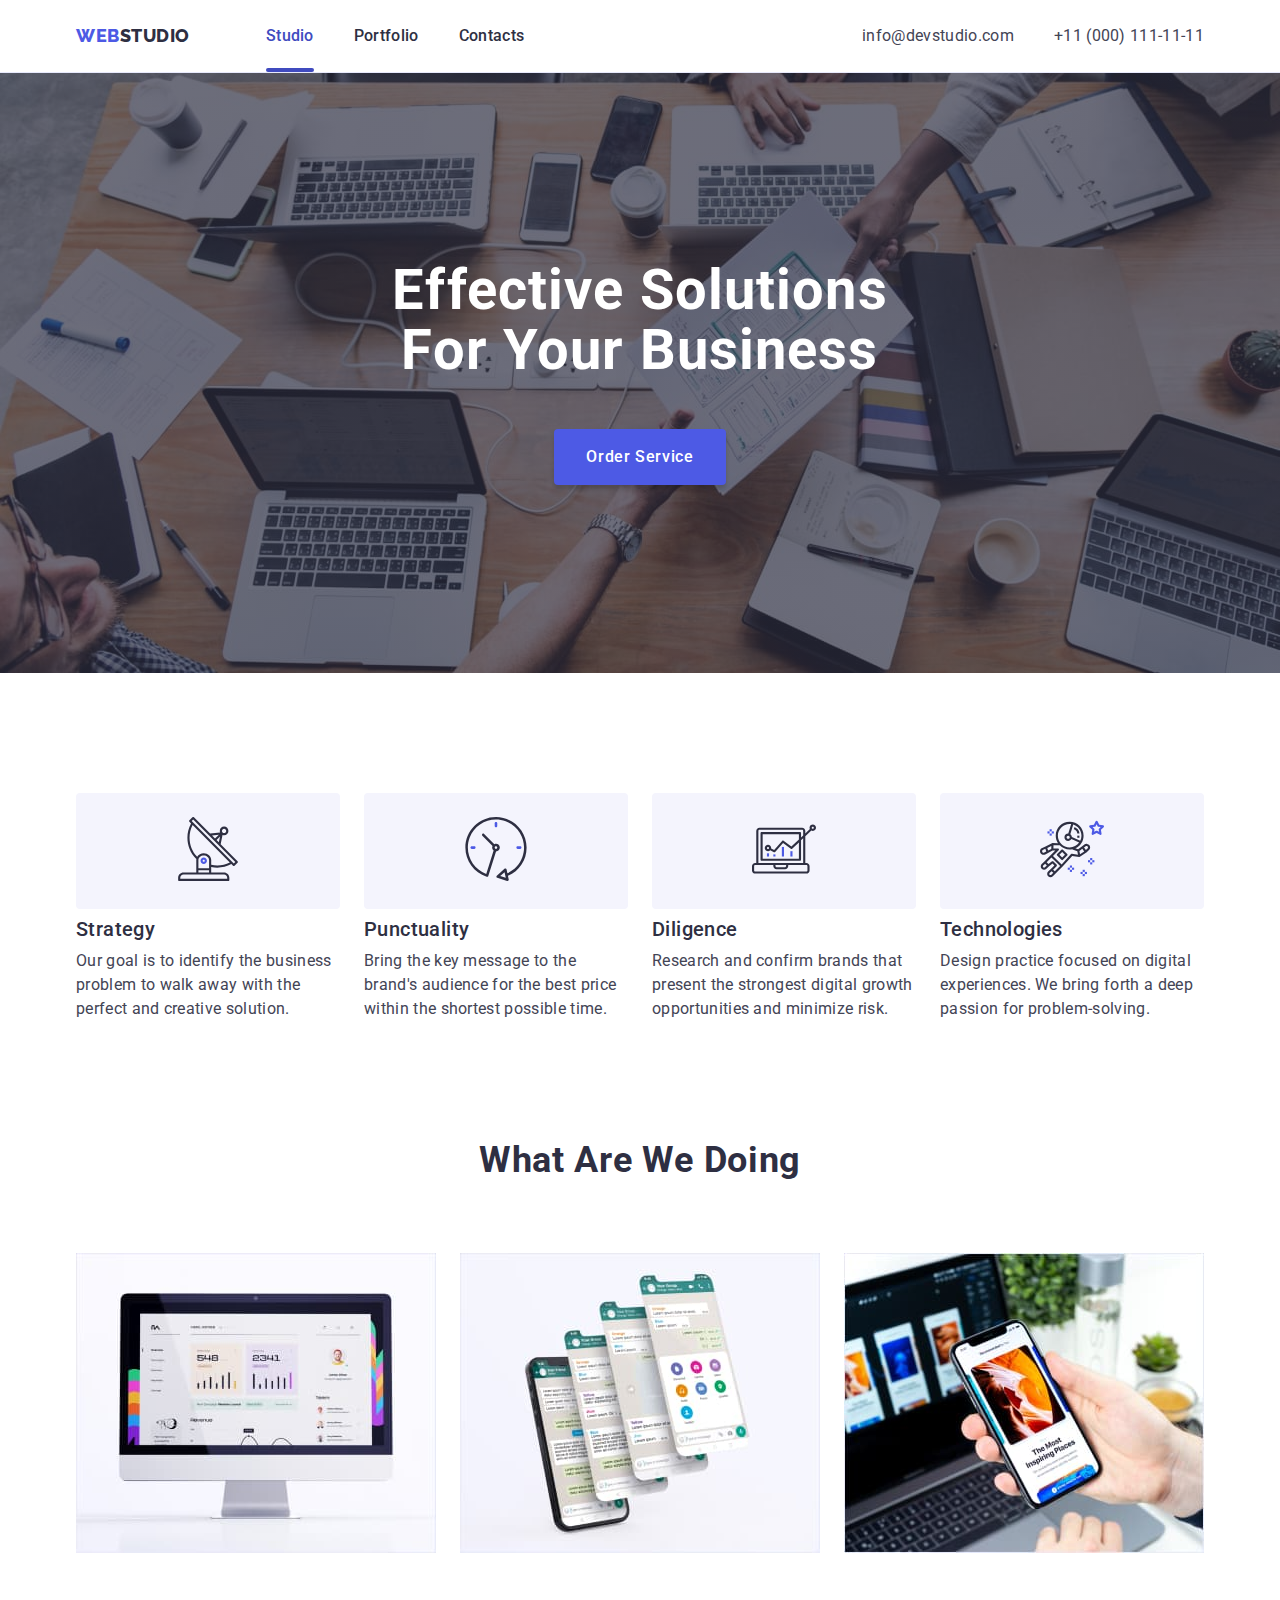
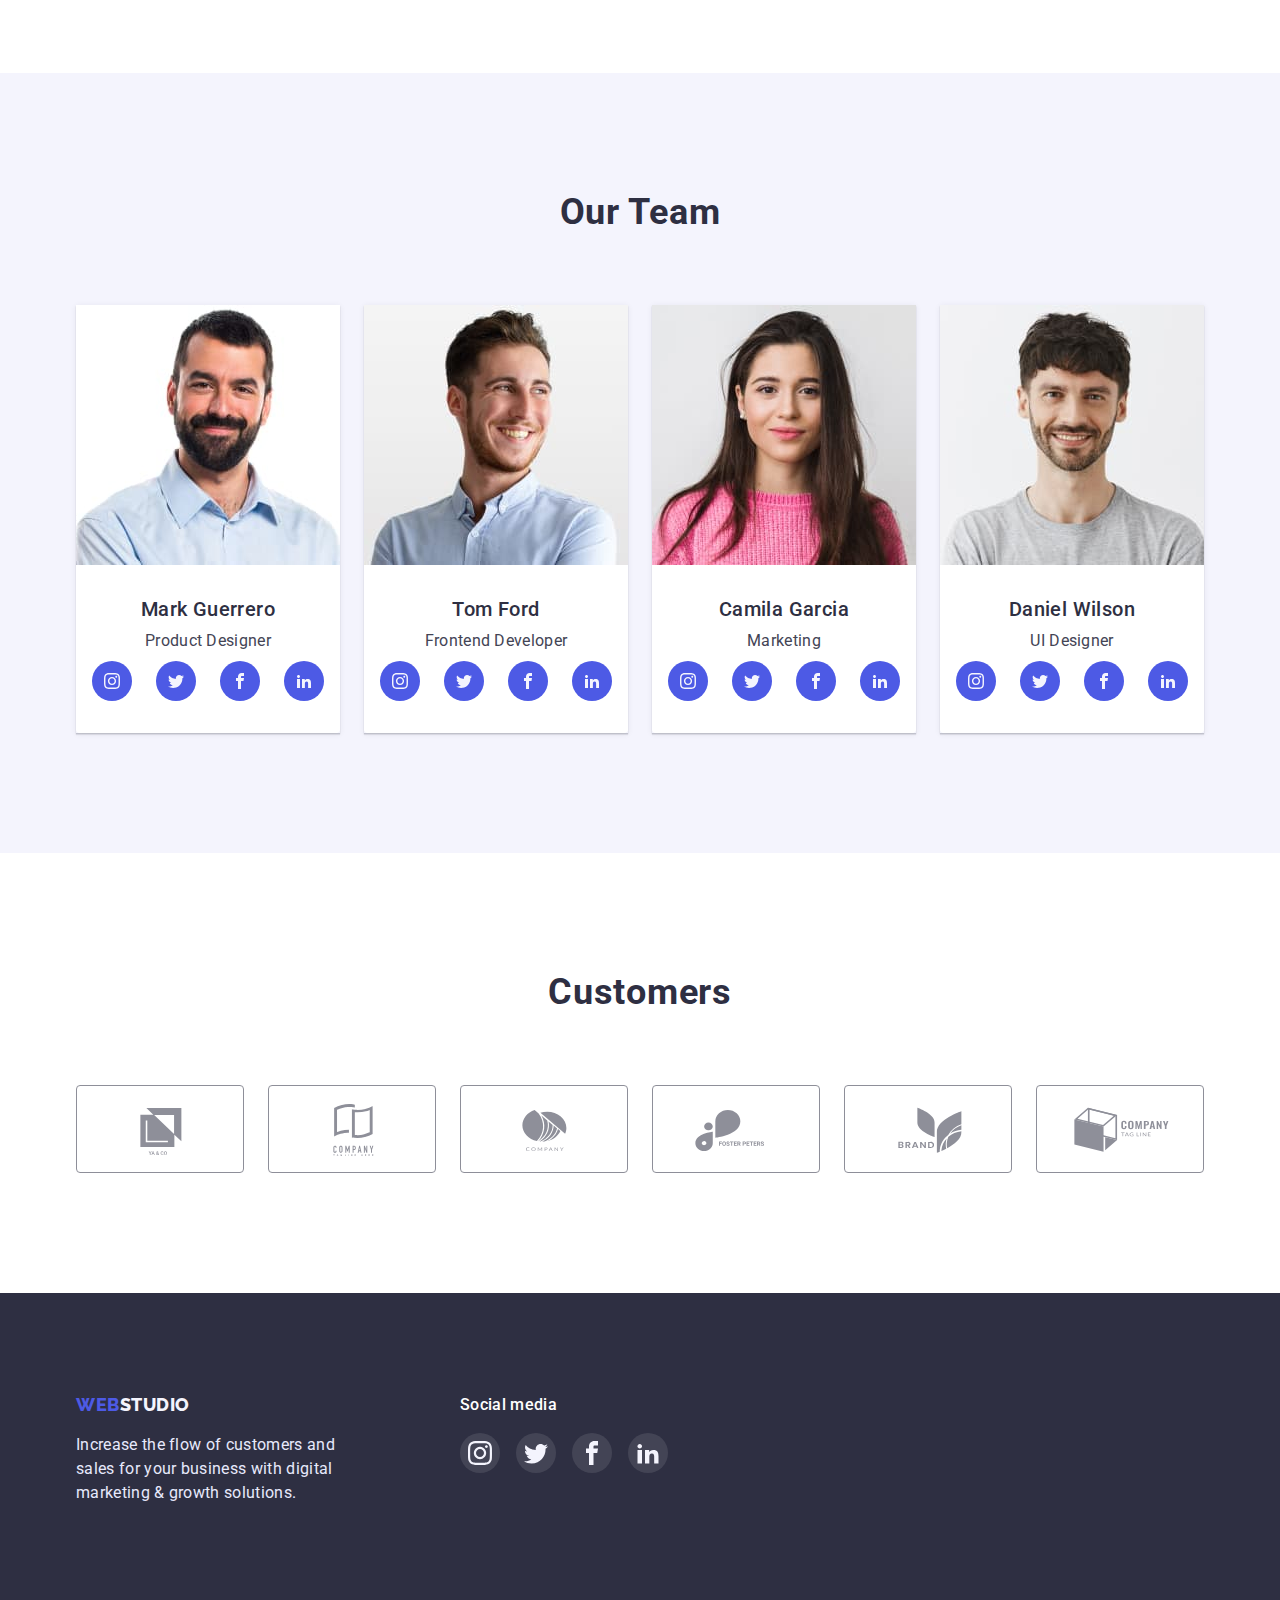
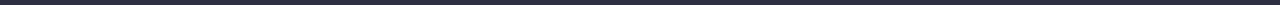
<file: index.html>
<!DOCTYPE html>
<html lang="en">
  <head>
    <meta charset="UTF-8" />
    <meta http-equiv="X-UA-Compatible" content="IE=edge" />
    <meta name="viewport" content="width=device-width, initial-scale=1.0" />
    <title>Web Studio</title>
    <link rel="preconnect" href="https://fonts.googleapis.com" />
    <link rel="preconnect" href="https://fonts.gstatic.com" crossorigin />
    <link
      href="https://fonts.googleapis.com/css2?family=Raleway:wght@800&family=Roboto:wght@400;500;700&display=swap"
      rel="stylesheet"
    />
    <link
      rel="stylesheet"
      href="https://cdn.jsdelivr.net/npm/modern-normalize@1.1.0/modern-normalize.min.css"
    />
    <link rel="stylesheet" href="./css/styles.css" />
  </head>
  <body>
    <header class="header">
      <div class="container">
        <nav class="site-nav">
          <a href="./index.html" class="logo logo-header">
            <span class="logo-accent">Web</span>Studio</a
          >
          <ul class="site-nav">
            <li class="item">
              <a href="./index.html" class="link current">Studio</a>
            </li>
            <li class="item">
              <a href="./portfolio.html" class="link">Portfolio</a>
            </li>
            <li class="item"><a href="" class="link">Contacts</a></li>
          </ul>
        </nav>
        <address class="address">
          <a href="mailto:info@devstudio.com" class="link">
            info@devstudio.com</a
          >
          <a href="tel:+110001111111" class="link">+11 (000) 111-11-11</a>
        </address>
      </div>
    </header>
    <main>
      <section class="hero">
        <h1 class="hero-title">Effective Solutions for Your Business</h1>
        <button type="button" class="hero-button" data-modal-open>Order Service</button>
      </section>
      <!-- advantages -->
      <section class="section advantages">
        <div class="container">
          <h2 class="visually-hidden">Advantages</h2>
          <ul class="advantage-list">
            <li class="item">
              <div class="advantage-box">
                <svg width="64" height="64">
                  <use href="./images/icons-sprite.svg#antenna"></use>
                </svg>
              </div>
              <h3 class="advantage-title">Strategy</h3>
              <p class="advantage-descr">
                Our goal is to identify the business problem to walk away with the
                perfect and creative solution.
              </p>
            </li>
            <li class="item">
              <div class="advantage-box">
                <svg width="64" height="64">
                  <use href="./images/icons-sprite.svg#clock"></use>
                </svg>
              </div>
              <h3 class="advantage-title">Punctuality</h3>
              <p class="advantage-descr">
                Bring the key message to the brand's audience for the best price
                within the shortest possible time.
              </p>
            </li>
            <li class="item">
              <div class="advantage-box">
                <svg width="64" height="64">
                  <use href="./images/icons-sprite.svg#diagram"></use>
                </svg>
              </div>
              <h3 class="advantage-title">Diligence</h3>
              <p class="advantage-descr">
                Research and confirm brands that present the strongest digital
                growth opportunities and minimize risk.
              </p>
            </li>
            <li class="item">
              <div class="advantage-box">
                <svg width="64" height="64">
                  <use href="./images/icons-sprite.svg#astronaut"></use>
                </svg>
              </div>
              <h3 class="advantage-title">Technologies</h3>
              <p class="advantage-descr">
                Design practice focused on digital experiences. We bring forth a
                deep passion for problem-solving.
              </p>
            </li>
          </ul>
        </div>
      </section>
      <!-- What are we doing -->
      <section class="section services">
        <div class="container">
          <h2 class="section-title">What are we doing</h2>
          <ul class="services-list">
            <li class="item">
              <img
                src="./images/main/img-1.jpg"
                alt="Computer monitor"
                width="360"
              />
            </li>
            <li class="item">
              <img
                src="./images/main/img-2.jpg"
                alt="Messenger on the phone screen"
                width="360"
              />
            </li>
            <li class="item">
              <img
                src="./images/main/img-3.jpg"
                alt="Phone screen on laptop background"
                width="360"
              />
            </li class="item">
          </ul>
        </div>
      </section>
      <!-- our team -->
      <section class="section our-team">
        <div class="container team">
          <h2 class="section-title">Our Team</h2>
          <ul class="team-list">
            <li class="item">
              <img
                src="./images/main/team-card-1.jpg"
                alt="Product Designer"
                width="264"
              />
              <div class="team-content">
                <h3 class="team-title">Mark Guerrero</h3>
                <p class="team-descr">Product Designer</p>
                <ul class="sm-list">
                  <li class="sm-item">
                    <a href="" class="sm-box">
                      <svg class="sm-icon" width="16" height="16">
                        <use href="./images/icons-sprite.svg#instagram"></use>
                      </svg>
                    </a>
                  </li>
                  <li class="sm-item">
                    <a href="" class="sm-box">
                      <svg class="sm-icon" width="16" height="16">
                        <use href="./images/icons-sprite.svg#twitter"></use>
                      </svg>
                    </a>
                  </li>
                  <li class="sm-item">
                    <a href="" class="sm-box">
                      <svg class="sm-icon" width="16" height="16">
                        <use href="./images/icons-sprite.svg#facebook"></use>
                      </svg>
                    </a>
                  </li>
                  <li class="sm-item">
                    <a href="" class="sm-box">
                      <svg class="sm-icon" width="16" height="16">
                        <use href="./images/icons-sprite.svg#linkedin"></use>
                      </svg>
                    </a>
                  </li>
                </ul>
              </div>
            </li>
            <li class="item">
              <img
                src="./images/main/team-card-2.jpg"
                alt="Frontend Developer"
                width="264"
              />
              <div class="team-content">
                <h3 class="team-title">Tom Ford</h3>
                <p class="team-descr">Frontend Developer</p>
                <ul class="sm-list">
                  <li class="sm-item">
                    <a href="" class="sm-box">
                      <svg class="sm-icon" width="16" height="16">
                        <use href="./images/icons-sprite.svg#instagram"></use>
                      </svg>
                    </a>
                  </li>
                  <li class="sm-item">
                    <a href="" class="sm-box">
                      <svg class="sm-icon" width="16" height="16">
                        <use href="./images/icons-sprite.svg#twitter"></use>
                      </svg>
                    </a>
                  </li>
                  <li class="sm-item">
                    <a href="" class="sm-box">
                      <svg class="sm-icon" width="16" height="16">
                        <use href="./images/icons-sprite.svg#facebook"></use>
                      </svg>
                    </a>
                  </li>
                  <li class="sm-item">
                    <a href="" class="sm-box">
                      <svg class="sm-icon" width="16" height="16">
                        <use href="./images/icons-sprite.svg#linkedin"></use>
                      </svg>
                    </a>
                  </li>
                </ul>
              </div>
            </li>
            <li class="item">
              <img
                src="./images/main/team-card-3.jpg"
                alt="Marketing"
                width="264"
              />
              <div class="team-content">
                <h3 class="team-title">Camila Garcia</h3>
                <p class="team-descr">Marketing</p>
                <ul class="sm-list">
                  <li class="sm-item">
                    <a href="" class="sm-box">
                      <svg class="sm-icon" width="16" height="16">
                        <use href="./images/icons-sprite.svg#instagram"></use>
                      </svg>
                    </a>
                  </li>
                  <li class="sm-item">
                    <a href="" class="sm-box">
                      <svg class="sm-icon" width="16" height="16">
                        <use href="./images/icons-sprite.svg#twitter"></use>
                      </svg>
                    </a>
                  </li>
                  <li class="sm-item">
                    <a href="" class="sm-box">
                      <svg class="sm-icon" width="16" height="16">
                        <use href="./images/icons-sprite.svg#facebook"></use>
                      </svg>
                    </a>
                  </li>
                  <li class="sm-item">
                    <a href="" class="sm-box">
                      <svg class="sm-icon" width="16" height="16">
                        <use href="./images/icons-sprite.svg#linkedin"></use>
                      </svg>
                    </a>
                  </li>
                </ul>
              </div>
            </li>
            <li class="item">
              <img
                src="./images/main/team-card-4.jpg"
                alt="UI Designer"
                width="264"
              />
              <div class="team-content">
                <h3 class="team-title">Daniel Wilson</h3>
                <p class="team-descr">UI Designer</p>
                <ul class="sm-list">
                  <li class="sm-item">
                    <a href="" class="sm-box">
                      <svg class="sm-icon" width="16" height="16">
                        <use href="./images/icons-sprite.svg#instagram"></use>
                      </svg>
                    </a>
                  </li>
                  <li class="sm-item">
                    <a href="" class="sm-box">
                      <svg class="sm-icon" width="16" height="16">
                        <use href="./images/icons-sprite.svg#twitter"></use>
                      </svg>
                    </a>
                  </li>
                  <li class="sm-item">
                    <a href="" class="sm-box">
                      <svg class="sm-icon" width="16" height="16">
                        <use href="./images/icons-sprite.svg#facebook"></use>
                      </svg>
                    </a>
                  </li>
                  <li class="sm-item">
                    <a href="" class="sm-box">
                      <svg class="sm-icon" width="16" height="16">
                        <use href="./images/icons-sprite.svg#linkedin"></use>
                      </svg>
                    </a>
                  </li>
                </ul>
              </div>
            </li>
          </ul>
        </div>
      </section>
      <!-- Customers -->
      <section class="section">
        <div class="container customers">
          <h2 class="section-title">Customers</h2>
          <ul class="customers-list">
            <li class="customers-item">
              <a href="" class="customers-item-link">
                <svg class="customers-logo" width="104" height="56">
                  <use href="./images/icons-sprite.svg#logo-1"></use>
                </svg>
              </a>
            </li>
            <li class="customers-item">
              <a href="" class="customers-item-link">
                <svg class="customers-logo" width="104" height="56">
                  <use href="./images/icons-sprite.svg#logo-2"></use>
                </svg>
              </a>
            </li>
            <li class="customers-item">
              <a href="" class="customers-item-link">
                <svg class="customers-logo" width="104" height="56">
                  <use href="./images/icons-sprite.svg#logo-3"></use>
                </svg>
              </a>
            </li>
            <li class="customers-item">
              <a href="" class="customers-item-link">
                <svg class="customers-logo" width="104" height="56">
                  <use href="./images/icons-sprite.svg#logo-4"></use>
                </svg>
              </a>
            </li>
            <li class="customers-item">
              <a href="" class="customers-item-link">
                <svg class="customers-logo" width="104" height="56">
                  <use href="./images/icons-sprite.svg#logo-5"></use>
                </svg>
              </a>
            </li>
            <li class="customers-item">
              <a href="" class="customers-item-link">
                <svg class="customers-logo" width="104" height="56">
                  <use href="./images/icons-sprite.svg#logo-6"></use>
                </svg>
              </a>
            </li>
          </ul>
        </div>

      </section>
    </main>
    <footer class="footer">
      <div class="footer-content container">
        <div class="block-logo">
          <a href="./index.html" class="logo-footer logo">
          <span class="logo-accent">Web</span>Studio</a>
          <p class="footer-descr"> Increase the flow of customers and sales for your business with digital marketing & growth solutions.
          </p>
        </div>
        <div class="block-sm">
          <p class="sm-content">Social media</p>
          <ul class="sm-list">
            <li class="sm-item-footer">
              <a href="" class="sm-box-footer">
                <svg class="sm-icon" width="24" height="24">
                  <use href="./images/icons-sprite.svg#instagram"></use>
                </svg>
              </a>
            </li>
            <li class="sm-item-footer">
              <a href="" class="sm-box-footer">
                <svg class="sm-icon" width="24" height="24">
                  <use href="./images/icons-sprite.svg#twitter"></use>
                </svg>
              </a>
            </li>
            <li class="sm-item-footer">
              <a href="" class="sm-box-footer">
                <svg class="sm-icon" width="24" height="24">
                  <use href="./images/icons-sprite.svg#facebook"></use>
                </svg>
              </a>
            </li>
            <li class="sm-item-footer">
              <a href="" class="sm-box-footer">
                <svg class="sm-icon" width="24" height="24">
                  <use href="./images/icons-sprite.svg#linkedin"></use>
                </svg>
              </a>
            </li>
          </ul>
        </div>
      </div>
    </footer>

    <div class="backdrop is-hidden" data-modal>
      <div class="modal">
          <button type="button" class="btn-close" data-modal-close>
            <svg width="8" height="8">
              <use href="./images/icons-sprite.svg#btn-close"></use>
            </svg>
          </button>
      </div>
    </div>

    <script src="./js/modal.js"></script>
  </body>
</html>
</file>
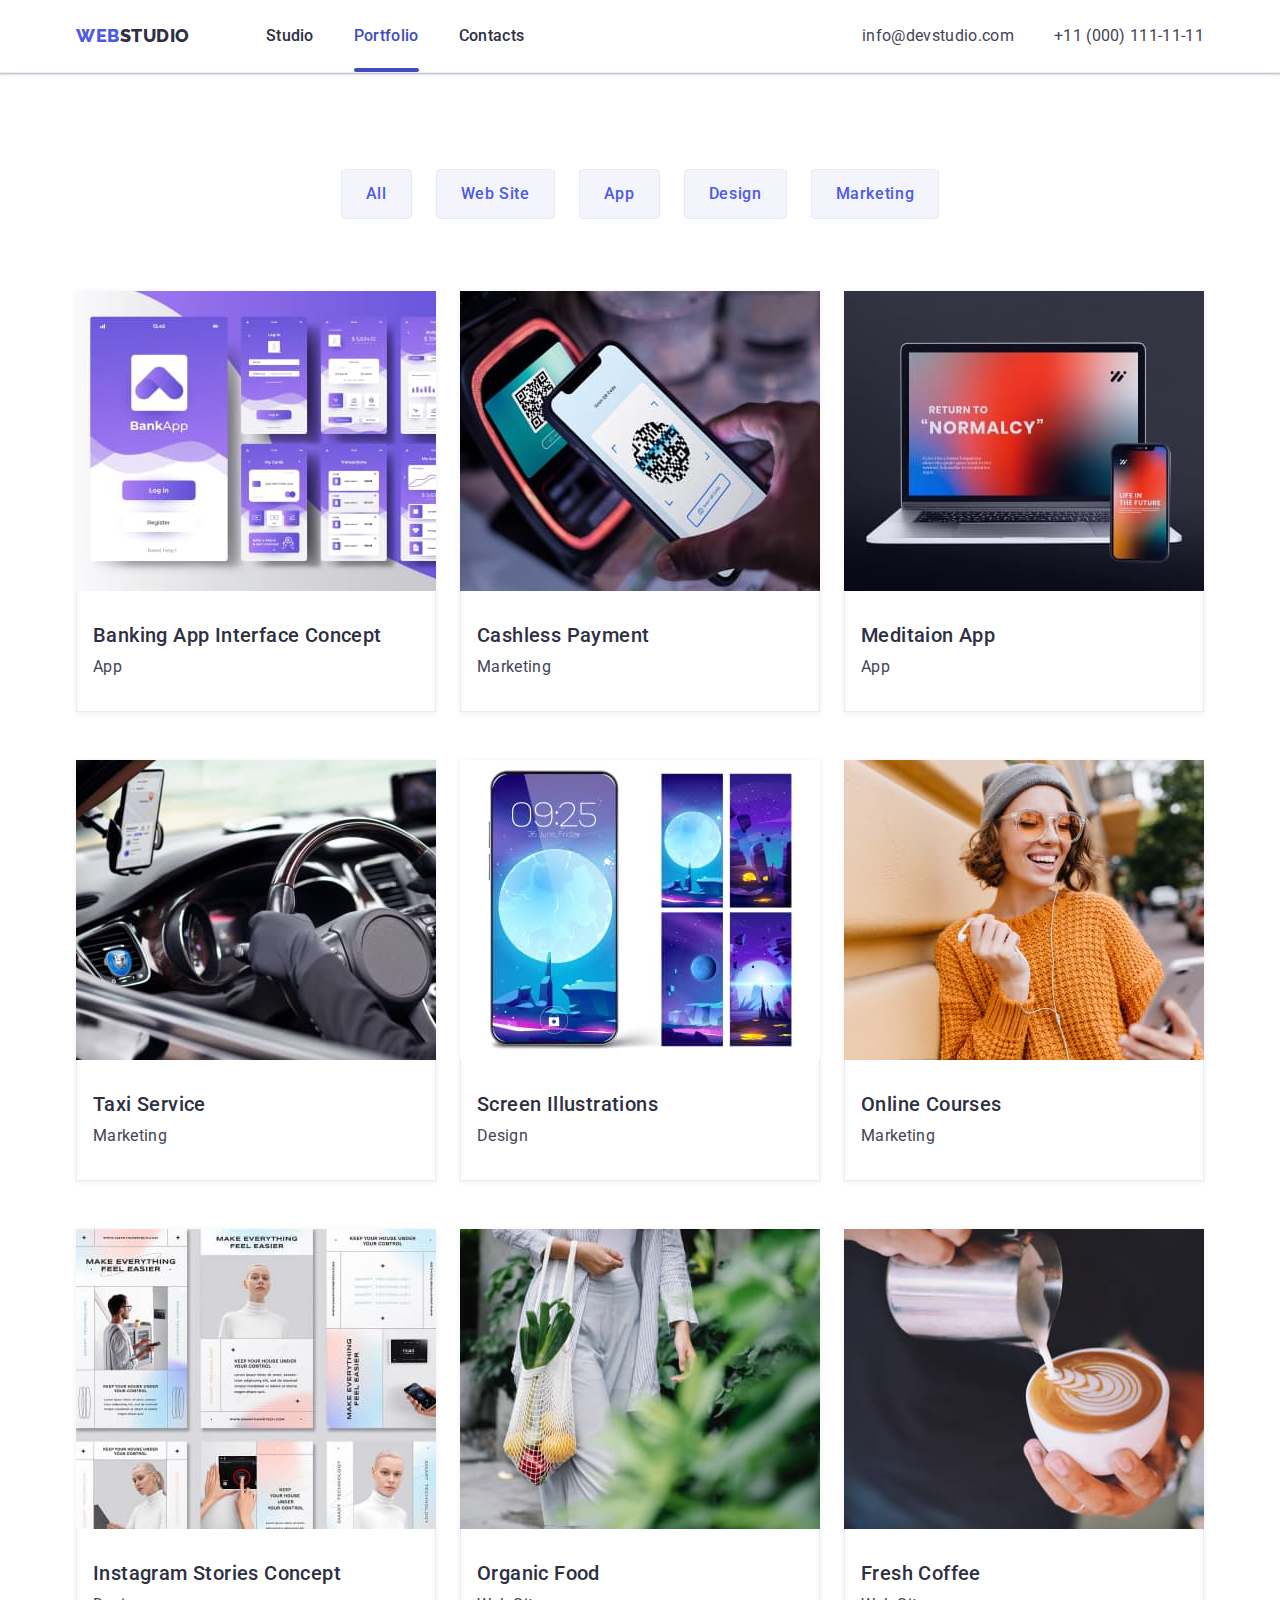
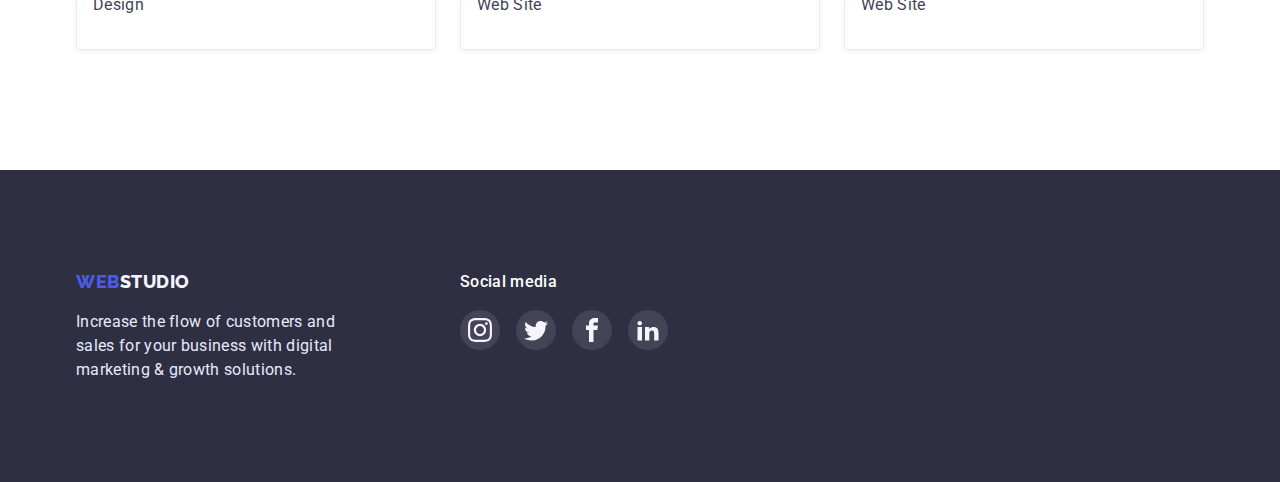
<file: portfolio.html>
<!DOCTYPE html>
<html lang="en">
  <head>
    <meta charset="UTF-8" />
    <meta http-equiv="X-UA-Compatible" content="IE=edge" />
    <meta name="viewport" content="width=device-width, initial-scale=1.0" />
    <title>Web Studio</title>
    <link rel="preconnect" href="https://fonts.googleapis.com" />
    <link rel="preconnect" href="https://fonts.gstatic.com" crossorigin />
    <link
      href="https://fonts.googleapis.com/css2?family=Raleway:wght@800&family=Roboto:wght@400;500;700&display=swap"
      rel="stylesheet"
    />
    <link
      rel="stylesheet"
      href="https://cdn.jsdelivr.net/npm/modern-normalize@1.1.0/modern-normalize.min.css"
    />
    <link rel="stylesheet" href="./css/styles.css" />
  </head>
  <body>
    <header class="header">
      <div class="container">
        <nav class="site-nav">
          <a href="./index.html" class="logo logo-header">
            <span class="logo-accent">Web</span>Studio</a
          >
          <ul class="site-nav">
            <li class="item">
              <a href="./index.html" class="link">Studio</a>
            </li>
            <li class="item">
              <a href="./portfolio.html" class="link current">Portfolio</a>
            </li>
            <li class="item"><a href="" class="link">Contacts</a></li>
          </ul>
        </nav>
        <address class="address">
          <a href="mailto:info@devstudio.com" class="link">
            info@devstudio.com</a
          >
          <a href="tel:+110001111111" class="link">+11 (000) 111-11-11</a>
        </address>
      </div>
    </header>
    <main>
      <section class="section filter">
        <div class="container">
          <h1 class="visually-hidden">Portfolio</h1>
          <ul class="filter-list">
            <li class="item">
              <button type="button" class="filter-btn">All</button>
            </li>
            <li class="item">
              <button type="button" class="filter-btn">Web Site</button>
            </li>
            <li class="item">
              <button type="button" class="filter-btn">App</button>
            </li>
            <li class="item">
              <button type="button" class="filter-btn">Design</button>
            </li>
            <li class="item">
              <button type="button" class="filter-btn">Marketing</button>
            </li>
          </ul>
          <ul class="portfolio-list">
            <li class="item">
              <a href="" class="portfolio-link">
                <div class="thumb">
                  <img
                    src="./images/portfolio/project-card-1.jpg"
                    alt="Mobile App Screen."
                    width="360"
                  />
                  <div class="overlay">
                    <p class="card-text">
                      14 Stylish and User-Friendly App Design Concepts · Task
                      Manager App · Calorie Tracker App · Exotic Fruit Ecommerce
                      App · Cloud Storage App
                    </p>
                  </div>
                </div>
                <div class="card-content">
                  <h2 class="card-title">Banking App Interface Concept</h2>
                  <p class="card-descr">App</p>
                </div>
              </a>
            </li>
            <li class="item">
              <a href="" class="portfolio-link">
                <div class="thumb">
                  <img
                    src="./images/portfolio/project-card-2.jpg"
                    alt="The person puts the phone to the terminal."
                    width="360"
                  />
                  <div class="overlay">
                    <p class="card-text">
                      14 Stylish and User-Friendly App Design Concepts · Task
                      Manager App · Calorie Tracker App · Exotic Fruit Ecommerce
                      App · Cloud Storage App
                    </p>
                  </div>
                </div>
                <div class="card-content">
                  <h2 class="card-title">Cashless Payment</h2>
                  <p class="card-descr">Marketing</p>
                </div>
              </a>
            </li>
            <li class="item">
              <a href="" class="portfolio-link">
                <div class="thumb">
                  <img
                    src="./images/portfolio/project-card-3.jpg"
                    alt="Mobile application on the laptop and smartphone screen."
                    width="360"
                  />
                  <div class="overlay">
                    <p class="card-text">
                      14 Stylish and User-Friendly App Design Concepts · Task
                      Manager App · Calorie Tracker App · Exotic Fruit Ecommerce
                      App · Cloud Storage App
                    </p>
                  </div>
                </div>
                <div class="card-content">
                  <h2 class="card-title">Meditaion App</h2>
                  <p class="card-descr">App</p>
                </div>
              </a>
            </li>
            <li class="item">
              <a href="" class="portfolio-link">
                <div class="thumb">
                  <img
                    src="./images/portfolio/project-card-4.jpg"
                    alt="The person is holding onto the steering wheel of a car. View from the open driver's window."
                    width="360"
                  />
                  <div class="overlay">
                    <p class="card-text">
                      14 Stylish and User-Friendly App Design Concepts · Task
                      Manager App · Calorie Tracker App · Exotic Fruit Ecommerce
                      App · Cloud Storage App
                    </p>
                  </div>
                </div>
                <div class="card-content">
                  <h2 class="card-title">Taxi Service</h2>
                  <p class="card-descr">Marketing</p>
                </div>
              </a>
            </li>
            <li class="item">
              <a href="" class="portfolio-link">
                <div class="thumb">
                  <img
                    src="./images/portfolio/project-card-5.jpg"
                    alt="Smartphone screen with examples of background images on the right."
                    width="360"
                  />
                  <div class="overlay">
                    <p class="card-text">
                      14 Stylish and User-Friendly App Design Concepts · Task
                      Manager App · Calorie Tracker App · Exotic Fruit Ecommerce
                      App · Cloud Storage App
                    </p>
                  </div>
                </div>
                <div class="card-content">
                  <h2 class="card-title">Screen Illustrations</h2>
                  <p class="card-descr">Design</p>
                </div>
              </a>
            </li>
            <li class="item">
              <a href="" class="portfolio-link">
                <div class="thumb">
                  <img
                    src="./images/portfolio/project-card-6.jpg"
                    alt="On the street, a girl with headphones looks at the phone and smiles."
                    width="360"
                  />
                  <div class="overlay">
                    <p class="card-text">
                      14 Stylish and User-Friendly App Design Concepts · Task
                      Manager App · Calorie Tracker App · Exotic Fruit Ecommerce
                      App · Cloud Storage App
                    </p>
                  </div>
                </div>
                <div class="card-content">
                  <h2 class="card-title">Online Courses</h2>
                  <p class="card-descr">Marketing</p>
                </div>
              </a>
            </li>
            <li class="item">
              <a href="" class="portfolio-link">
                <div class="thumb">
                  <img
                    src="./images/portfolio/project-card-7.jpg"
                    alt="Examples of instagram story design."
                    width="360"
                  />
                  <div class="overlay">
                    <p class="card-text">
                      14 Stylish and User-Friendly App Design Concepts · Task
                      Manager App · Calorie Tracker App · Exotic Fruit Ecommerce
                      App · Cloud Storage App
                    </p>
                  </div>
                </div>
                <div class="card-content">
                  <h2 class="card-title">Instagram Stories Concept</h2>
                  <p class="card-descr">Design</p>
                </div>
              </a>
            </li>
            <li class="item">
              <a href="" class="portfolio-link">
                <div class="thumb">
                  <img
                    src="./images/portfolio/project-card-8.jpg"
                    alt="A girl walks down the street and carries a bag of vegetables."
                    width="360"
                  />
                  <div class="overlay">
                    <p class="card-text">
                      14 Stylish and User-Friendly App Design Concepts · Task
                      Manager App · Calorie Tracker App · Exotic Fruit Ecommerce
                      App · Cloud Storage App
                    </p>
                  </div>
                </div>
                <div class="card-content">
                  <h2 class="card-title">Organic Food</h2>
                  <p class="card-descr">Web Site</p>
                </div>
              </a>
            </li>
            <li class="item">
              <a href="" class="portfolio-link">
                <div class="thumb">
                  <img
                    src="./images/portfolio/project-card-9.jpg"
                    alt="A man pours milk into a cup of coffee."
                    width="360"
                  />
                  <div class="overlay">
                    <p class="card-text">
                      14 Stylish and User-Friendly App Design Concepts · Task
                      Manager App · Calorie Tracker App · Exotic Fruit Ecommerce
                      App · Cloud Storage App
                    </p>
                  </div>
                </div>
                <div class="card-content">
                  <h2 class="card-title">Fresh Coffee</h2>
                  <p class="card-descr">Web Site</p>
                </div>
              </a>
            </li>
          </ul>
        </div>
      </section>
    </main>
    <footer class="footer">
      <div class="footer-content container">
        <div class="block-logo">
          <a href="./index.html" class="logo-footer logo">
            <span class="logo-accent">Web</span>Studio</a
          >
          <p class="footer-descr">
            Increase the flow of customers and sales for your business with
            digital marketing & growth solutions.
          </p>
        </div>
        <div class="block-sm">
          <p class="sm-content">Social media</p>
          <ul class="sm-list">
            <li class="sm-item-footer">
              <a href="" class="sm-box-footer">
                <svg class="sm-icon" width="24" height="24">
                  <use href="./images/icons-sprite.svg#instagram"></use>
                </svg>
              </a>
            </li>
            <li class="sm-item-footer">
              <a href="" class="sm-box-footer">
                <svg class="sm-icon" width="24" height="24">
                  <use href="./images/icons-sprite.svg#twitter"></use>
                </svg>
              </a>
            </li>
            <li class="sm-item-footer">
              <a href="" class="sm-box-footer">
                <svg class="sm-icon" width="24" height="24">
                  <use href="./images/icons-sprite.svg#facebook"></use>
                </svg>
              </a>
            </li>
            <li class="sm-item-footer">
              <a href="" class="sm-box-footer">
                <svg class="sm-icon" width="24" height="24">
                  <use href="./images/icons-sprite.svg#linkedin"></use>
                </svg>
              </a>
            </li>
          </ul>
        </div>
      </div>
    </footer>
  </body>
</html>
</file>
<file: css/styles.css>
:root {
    --primary-title-color: #2E2F42;
    --primary-text-color: #434455;
    --accent-color: #4D5AE5;
    --accent-focus-color:#404BBF;
    --section-bckg-color: #F4F4FD;
    --filter-bckg-color: #E7E9FC;
    --primary-bckg-white-color: #FFFFFF;
    --customer-logo-color: #8E8F99;
    --success-color: #31D0AA;
}

body {
    font-family: 'Roboto', sans-serif;
    font-size: 16px;
    letter-spacing: 0.02em;
    background-color: var(--primary-bckg-white-color);
    color: var(--primary-title-color);
}
h1, h2, h3, p {
    margin: 0;
}

ul, ol {
    margin: 0;
    padding-left: 0;
    list-style: none;
}

img {
    display: block;
    max-width: 100%;
    height: auto;
}

address {
    font-style: normal;
}

a {
    text-decoration: none;
    cursor: pointer;
}

button {
    display: block;
    cursor: pointer;
    border-radius: 4px;
}

.container { 
    margin: 0 auto;
    width: 1158px;
    padding: 0 15px;
}

.section {
    padding-top: 120px;
    padding-bottom: 120px;
}
/* header */
.header {
    border-bottom: 1px solid #E7E9FC;
    box-shadow: 0px 2px 1px rgba(46, 47, 66, 0.08), 0px 1px 1px rgba(46, 47, 66, 0.16), 0px 1px 6px rgba(46, 47, 66, 0.08);
}

.header .container {
    display: flex;
}

.logo {
    display: inline-block;

    font-family: 'Raleway';
    font-weight: 800;
    font-size: 18px;
    line-height: 1.33;
    letter-spacing: 0.03em;
    text-transform: uppercase;
    color: var(--primary-title-color);
    cursor: pointer;
}
.logo-header {
    padding-top: 24px;
    padding-bottom: 24px;
}

/* navigation */

.site-nav .logo {
    margin-right: 76px;
}

.site-nav{
    display: flex;
    align-items: center;
}

.site-nav .item:not(:last-child),
.address .link:not(:last-child) {
    margin-right: 40px;
}

.site-nav .link {
    display: block;
    padding-top: 24px;
    padding-bottom: 24px;

    font-family: inherit;
    font-weight: 500;
    font-size: 16px;
    line-height: 1.5;
    letter-spacing: 0.02em;
    text-transform: capitalize;
    color: inherit;

    transition: color 250ms cubic-bezier(0.4, 0, 0.2, 1); 
}
.site-nav .link.current {
    color: var(--accent-focus-color);
    position: relative;
}

.link.current::after {
    content: '';
    position: absolute;
    left: 0;
    bottom: 0;
    display: block;
    width: 100%;
    height: 4px;
    border-radius: 2px;
    background-color: var(--accent-focus-color);
}


.site-nav .link:hover,
.site-nav .link:focus,
.site-nav .link:active {
    color: var(--accent-focus-color);
}

/* adress */

.address {
    display: flex;
    margin-left: auto;
}

.address .link {
    display: block;
    padding-top: 24px;
    padding-bottom: 24px;

    font-family: inherit;
    font-size: 16px;
    line-height: 1.5;
    letter-spacing: 0.02em;
    color: var(--primary-text-color);

    transition: color 250ms cubic-bezier(0.4, 0, 0.2, 1);
}

.address .link:hover,
.address .link:focus,
.address .link:active {
    color: var(--accent-focus-color);
}

/* hero */

.hero {
    background-color: var(--primary-title-color);
    height: 600px;
    max-width: 1440px;
    margin-left: auto;
    margin-right: auto;
    
    background-image: linear-gradient(to right, rgba(46, 47, 66, 0.7), rgba(46, 47, 66, 0.7)),
    url(../images/main/hero-bg-img.jpg);
    background-repeat: no-repeat;
    background-size: cover;

    text-align: center;
    padding: 188px 0;

}
.hero-title {
    margin-bottom: 48px;
    width: 496px;
    margin-left: auto;
    margin-right: auto;

    font-weight: 700;
    font-size: 56px;
    line-height: 1.07;
    letter-spacing: 0.02em;
    text-transform: capitalize;
    color: var(--primary-bckg-white-color);
}
.hero-button {
    padding: 16px 32px;
    margin-left: auto;
    margin-right: auto;

    font-family: inherit;
    font-weight: 500;
    font-size: 16px;
    line-height: 1.5;
    text-transform: capitalize;
    letter-spacing: 0.04em;
    border: none;
    color: var(--primary-bckg-white-color);
    background-color: var(--accent-color);
    box-shadow: 0px 4px 4px rgba(0, 0, 0, 0.15);

    transition: background-color 250ms cubic-bezier(0.4, 0, 0.2, 1);
}
.hero-button:hover,
.hero-button:focus {
    background-color: var(--accent-focus-color);
}


/* sections */

.visually-hidden {
    position: absolute;
    width: 1px;
    height: 1px;
    margin: -1px;
    border: 0;
    padding: 0;

    white-space: nowrap;
    clip-path: inset(100%);
    clip: rect(0 0 0 0);
    overflow: hidden;
}
.section-title {
    font-weight: 700;
    font-size: 36px;
    line-height: 1.11;
    letter-spacing: 0.02em;
    text-align: center;
    text-transform: capitalize;
    color: var(--primary-title-color);
}

.advantage-list .item:not(:last-child),
.services-list .item:not(:last-child),
.team-list .item:not(:last-child) {
    margin-right: 24px;
}

/* section advantages */
.advantage-list {
    display: flex;
    text-align: left;
}

.advantage-list .item {
    width: 264px;
}

.advantage-box {
    background-color: var(--section-bckg-color);
    margin-bottom: 8px;
    padding: 24px 100px;
    border-radius: 4px;
}

.advantage-title,
.team-title {
    margin-bottom: 8px;
    font-weight: 500;
    font-size: 20px;
    line-height: 1.2;
    letter-spacing: 0.02em;
    color: var(--primary-title-color);
}
.advantage-descr,
.team-descr {
    font-weight: 400;
    line-height: 1.5;
    letter-spacing: 0.02em;
    color: var(--primary-text-color);
}

/* section what are we doing */
.section.services {
    padding-top: 0;
}
.services-list {
    display: flex;
    margin-top: 72px;
}

/* sectionour team */

.section.our-team {
    background-color: var(--section-bckg-color);
}

.team .section-title {
    margin-bottom: 72px;
}

.team-list {
    display: flex;
    text-align: center;
}
.team-list .item {
    box-shadow: 0px 1px 6px rgba(46, 47, 66, 0.08), 0px 1px 1px rgba(46, 47, 66, 0.16), 0px 2px 1px rgba(46, 47, 66, 0.08);
}

.team-content {
    padding: 32px 16px;
    background-color: var(--primary-bckg-white-color);
    border-radius: 0px 0px 4px 4px;
}
.team-descr {
    margin-bottom: 8px;
}
.sm-list {
    display: flex;
}
.sm-box {
    display: flex;
    align-items: center;
    justify-content: center;
    width: 40px;
    height: 40px;
    padding: 12px;
    border-radius: 50%;
    background-color: var(--accent-color);

    transition: background-color 250ms cubic-bezier(0.4, 0, 0.2, 1);
}
.sm-box:hover,
.sm-box:focus {
    background-color: var(--accent-focus-color)
}
.sm-item:not(:last-child) {
    margin-right: 24px;
}
.sm-icon {
    fill: var(--section-bckg-color);
}

/* customers */
.customers .section-title {
    margin-bottom: 72px;
}

.customers-list {
    display: flex;
}

.customers-item:not(:last-child) {
    margin-right: 24px;
}

.customers-logo {
    fill: var(--customer-logo-color);
    transition: fill 250ms cubic-bezier(0.4, 0, 0.2, 1);
}

.customers-item-link {
    display: flex;
    justify-content: center;
    align-items: center;
    width: 168px;
    height: 88px;
    border: 1px solid currentColor;
    border-radius: 4px;
    color: var(--customer-logo-color);
    transition: color 250ms cubic-bezier(0.4, 0, 0.2, 1);
}

.customers-item-link:hover,
.customers-item-link:focus {
    color: var(--accent-focus-color);
}
.customers-item-link:hover > .customers-logo,
.customers-item-link:focus > .customers-logo {
    fill: var(--accent-focus-color);
}


/* footer */
.footer{
    background-color: var(--primary-title-color);
    padding-top: 100px;
    padding-bottom: 100px;
}

.block-logo {
    margin-right: 120px;
}

.logo-footer {
    color: var(--section-bckg-color);
    margin-bottom: 16px;
}

.logo-accent {
    color: var(--accent-color);
}

.footer-content{
    display: flex;
}
.footer-descr {
    width: 264px;
    font-weight: 400;
    line-height: 1.5;
    letter-spacing: 0.02em;
    color: var(--filter-bckg-color);
}

.sm-content {
    margin-bottom: 16px;

    font-weight: 500;
    font-size: 16px;
    line-height: 1.5;
    letter-spacing: 0.02em;
    color: var(--primary-bckg-white-color);
}
.sm-item-footer:not(:last-child){
    margin-right: 16px;
}
.sm-box-footer {
    display: inline-flex;
    padding: 8px;
    border-radius: 50%;
    background-color: rgba(255, 255, 255, 0.1);
    transition: background-color 250ms cubic-bezier(0.4, 0, 0.2, 1);
}

.sm-box-footer:hover,
.sm-box-footer:focus {
    background-color: var(--success-color);
}


/* modal window */
.backdrop {
    position: fixed;
    top: 0;
    left: 0;
    width: 100%;
    height: 100%;
    background-color: rgba(46, 47, 66, 0.4);

    opacity: 1;
    transition: opacity 250ms cubic-bezier(0.4, 0, 0.2, 1), visibility 250ms cubic-bezier(0.4, 0, 0.2, 1);
}

.backdrop.is-hidden {
    visibility: hidden;
    opacity: 0;
    pointer-events: none;
}

.backdrop.is-hidden .modal {
    transform: translate(-50%, -50%) scale(0.9);
    transition: scale 250ms cubic-bezier(0.4, 0, 0.2, 1);
}

.modal {
    position: absolute;
    top: 50%;
    left: 50%;
    transform: translate(-50%, -50%) scale(1);

    min-width: 408px;
    min-height: 576px;

    background-color: #FCFCFC;
    box-shadow: 0px 1px 1px rgba(0, 0, 0, 0.14), 0px 1px 3px rgba(0, 0, 0, 0.12), 0px 2px 1px rgba(0, 0, 0, 0.2);
    border-radius: 4px;

}

.btn-close {
    position: absolute;
    top: 24px;
    right: 24px;
    width: 24px;
    height: 24px;

    fill: #000;
    background-color: var(--filter-bckg-color);
    border: 1px solid rgba(0, 0, 0, 0.1);
    border-radius: 50%;

    transition: fill 250ms cubic-bezier(0.4, 0, 0.2, 1), background-color 250ms cubic-bezier(0.4, 0, 0.2, 1);
}

.btn-close:hover {
    fill: var(--primary-bckg-white-color);
    background-color: var(--accent-focus-color);
}



/* portfolio page */
.section.filter {
   padding-top: 96px;
}
.filter-list {
    display: flex;
    justify-content: center;
    margin-bottom: 72px;
}

.filter-list .item:not(:last-child){
    margin-right: 24px;
}

.filter-btn {
    padding: 12px 24px;

    font-family: inherit;
    font-weight: 500;
    font-size: 16px;
    line-height: 1.5;
    text-align: center;
    letter-spacing: 0.04em;
    color: var(--accent-color);
    background-color: var(--section-bckg-color);
    border: 1px solid #E7E9FC;

    transition: color 250ms cubic-bezier(0.4, 0, 0.2, 1), background-color 250ms cubic-bezier(0.4, 0, 0.2, 1), border-color 250ms cubic-bezier(0.4, 0, 0.2, 1), box-shadow 250ms cubic-bezier(0.4, 0, 0.2, 1);
}
.filter-btn:hover,
.filter-btn:focus,
.filter-btn:active {
    color: var(--primary-bckg-white-color);
    background-color: var(--accent-focus-color);
    border-color: transparent;
    box-shadow: 0px 3px 1px rgba(0, 0, 0, 0.1), 0px 2px 1px rgba(0, 0, 0, 0.08), 0px 2px 2px rgba(0, 0, 0, 0.12);
}

.portfolio-list{
    display: flex;
    flex-wrap: wrap;
}

.portfolio-list .item {
    width: 360px;
    margin-right: 24px;
    margin-bottom: 48px;
    box-shadow: 0px 1px 6px rgba(46, 47, 66, 0.08);
}
.portfolio-link {
    display: block;
    transition: box-shadow 250ms cubic-bezier(0.4, 0, 0.2, 1);
}
.portfolio-link:hover,
.portfolio-link:focus {
    box-shadow: 0px 1px 6px rgba(46, 47, 66, 0.08), 0px 1px 1px rgba(46, 47, 66, 0.16), 0px 2px 1px rgba(46, 47, 66, 0.08);
}


.thumb {
    position: relative;
    overflow: hidden;
}
.overlay {
    position: absolute;
    top: 0;
    left: 0;
    width: 100%;
    height: 100%;
    padding-top: 40px;
    padding-left: 32px;
    padding-right: 32px;

    background-color: var(--accent-color);
    transform: translateY(100%);
    transition: transform 250ms cubic-bezier(0.4, 0, 0.2, 1) ;
}

.portfolio-link:hover .overlay,
.portfolio-link:focus .overlay {
    transform: translateY(0);
}

.card-text {
    width: 296px;
    font-weight: 400;
    font-size: 16px;
    line-height: 1.5;
    letter-spacing: 0.02em;
    color: var(--section-bckg-color);

    position: absolute;
}

.portfolio-list .item:nth-child(3n){
    margin-right: 0;
}
.portfolio-list .item:nth-last-child(-n+3){
    margin-bottom: 0;
}

.card-content {
    padding-top: 32px;
    padding-bottom: 32px;
    padding-left: 16px;
    border-right: 1px solid #E7E9FC;
    border-bottom: 1px solid #E7E9FC;
    border-left: 1px solid #E7E9FC;
}

.card-title {
    margin-bottom: 8px;
    font-weight: 500;
    font-size: 20px;
    line-height: 1.2;
    letter-spacing: 0.02em;
    color: var(--primary-title-color);
}
.card-descr {
    font-weight: 400;
    line-height: 1.5;
    letter-spacing: 0.02em;
    color: var(--primary-text-color);
}
</file>
